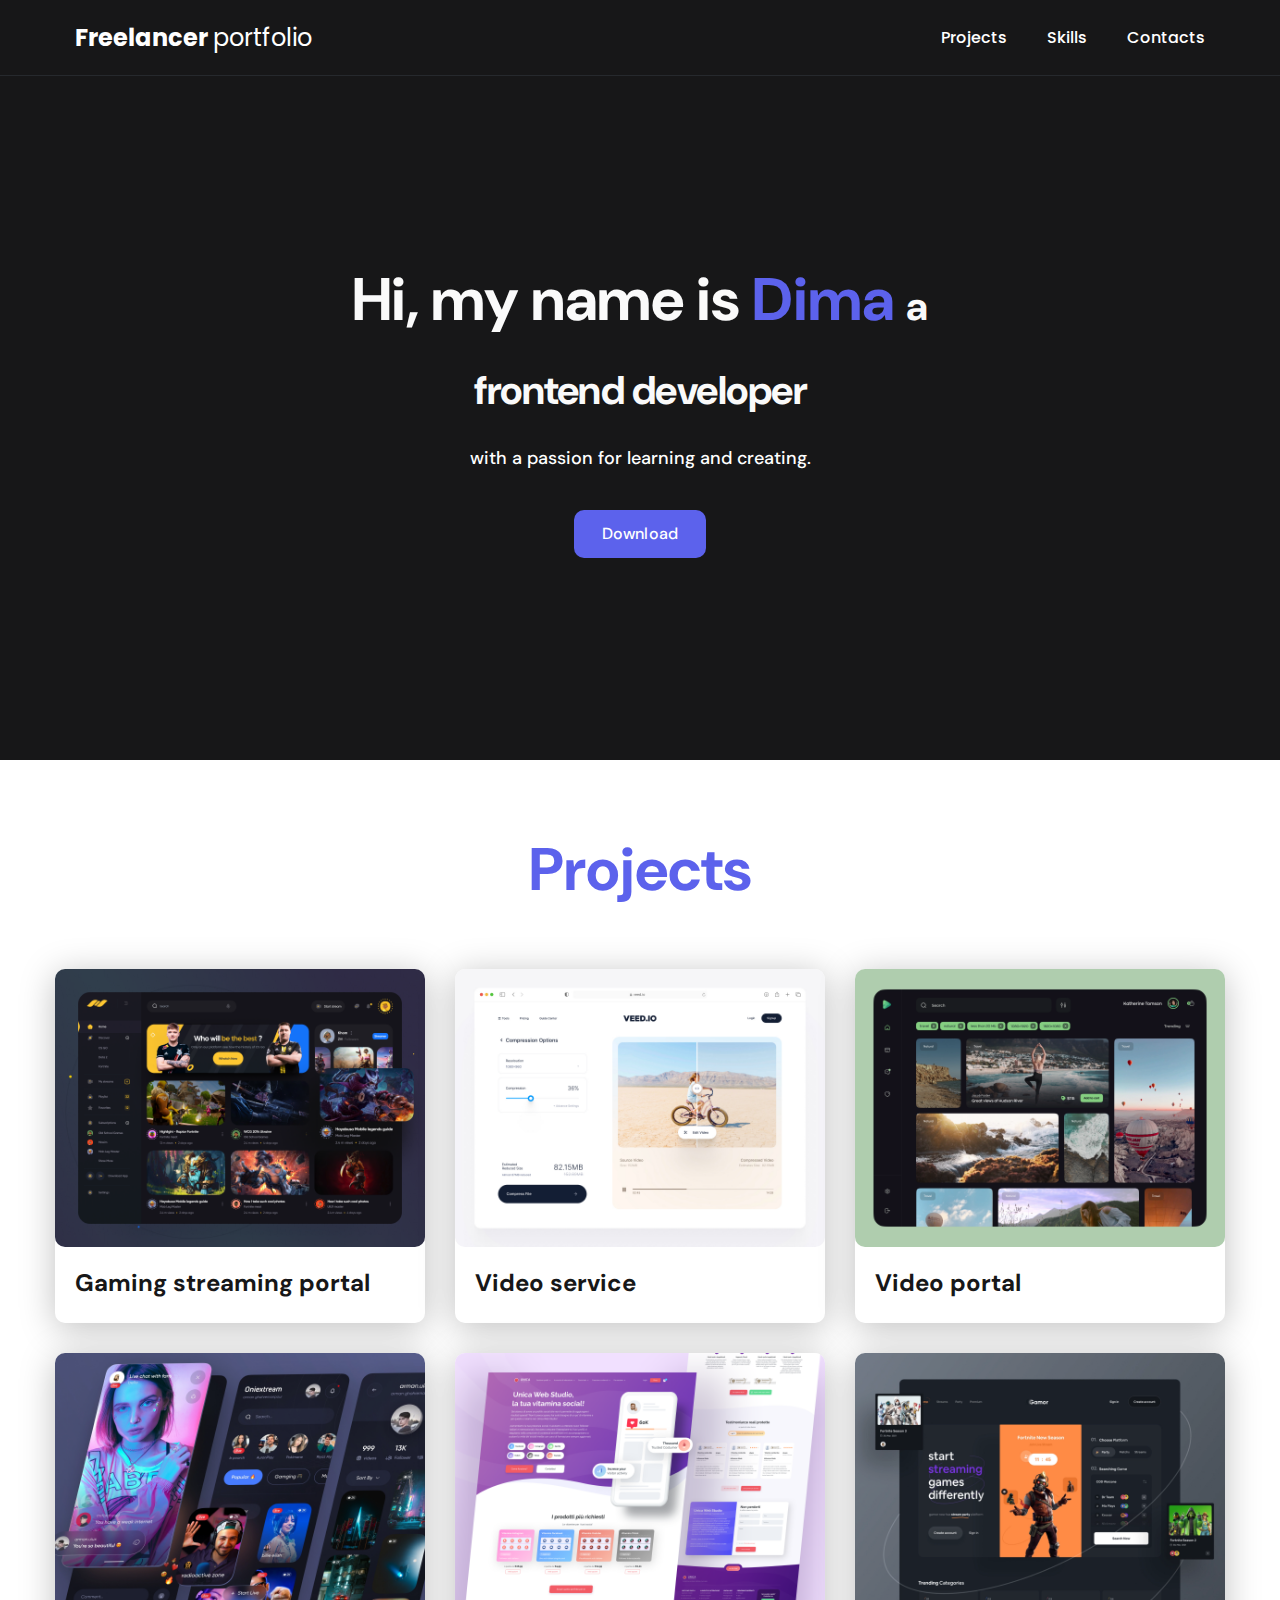
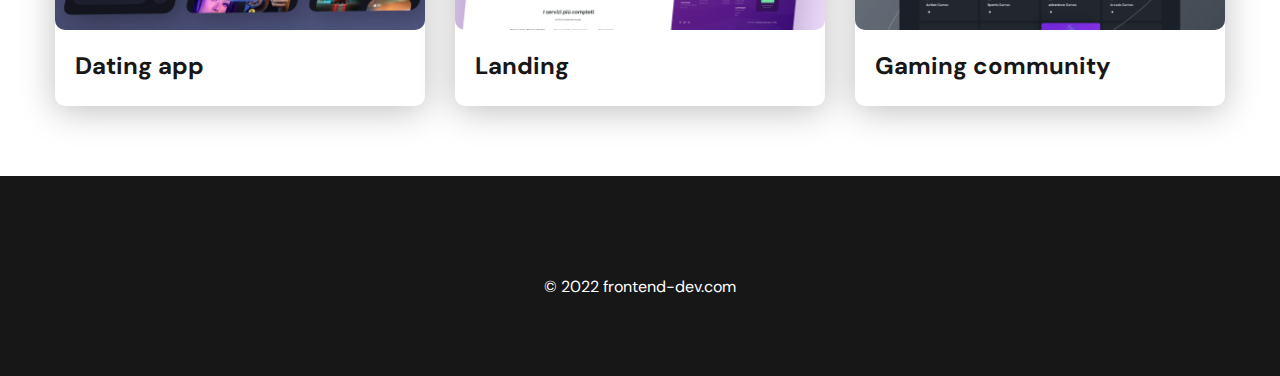
<file: index.html>
<!DOCTYPE html>
<html lang="en">
  <head>
    <meta charset="UTF-8" />
    <meta name="viewport" content="width=device-width, initial-scale=1.0" />
    <title>Portfolio</title>
    <link rel="icon" href="img/icons.png" />
    <link
      rel="stylesheet"
      href="https://cdnjs.cloudflare.com/ajax/libs/font-awesome/6.4.2/css/all.min.css"
      integrity="sha512-z3gLpd7yknf1YoNbCzqRKc4qyor8gaKU1qmn+CShxbuBusANI9QpRohGBreCFkKxLhei6S9CQXFEbbKuqLg0DA=="
      crossorigin="anonymous"
      referrerpolicy="no-referrer"
    />
    <link
      href="https://fonts.googleapis.com/icon?family=Material+Icons"
      rel="stylesheet"
    />
    <link rel="stylesheet" href="css/reset.css" />
    <link rel="stylesheet" href="css/style.css" />
  </head>
  <body>
    <section class="main">
      <header class="header">
        <div class="container">
          <nav class="nav">
            <a class="nav__logo" href="index.html"
              >Freelancer <span class="nav_logo_size">portfolio</span></a
            >
            <input id="menuCheckbox" type="checkbox" />
            <ul class="nav__ul">
              <li class="nav__li">
                <a class="nav__a" href="project.html">Projects</a>
              </li>
              <li class="nav__li">
                <a class="nav__a" href="skills.html">Skills</a>
              </li>
              <li class="nav__li">
                <a class="nav__a" href="contacts.html">Contacts</a>
              </li>
            </ul>
            <label for="menuCheckbox" class="menu-burger">
              <span class="material-icons icon-menu"> menu </span>
            </label>
            </div>
          </nav>
        </div>
      </header>

      <div class="container">
        <div class="about">
          <h1 class="about__title">
            Hi, my name is <span class="about__title_active">Dima</span>
            <span class="about__title_size">a frontend developer</span>
          </h1>
          <div class="about__descr">
            with a passion for learning and creating.
          </div>
          <a href="/" class="btn about__btn">Download</a>
        </div>
      </div>
    </section>

    <section class="project">
      <div class="container">
        <h2 class="project__title">Projects</h2>
        <div class="project__cards">
          <div class="project__card">
            <div class="project__card-img">
              <a clahref="/"><img src="img/siteone.png" alt="one" /></a>
            </div>
            <div class="project__descr">
              <a href="/">Gaming streaming portal</a>
            </div>
          </div>
          <div class="project__card">
            <div class="project__card-img">
              <a href="/"><img src="img/sitetwo.png" alt="two" /></a>
            </div>
            <div class="project__descr">
              <a href="/">Video service</a>
            </div>
          </div>
          <div class="project__card">
            <div class="project__card-img">
              <a href="/"><img src="img/sitethree.png" alt="three" /></a>
            </div>
            <div class="project__descr">
              <a href="/">Video portal</a>
            </div>
          </div>
          <div class="project__card">
            <div class="project__card-img">
              <a href="/"><img src="img/sitefour.png" alt="four" /></a>
            </div>
            <div class="project__descr">
              <a href="/">Dating app</a>
            </div>
          </div>
          <div class="project__card">
            <div class="project__card-img">
              <a href="/"><img src="img/sitefive.png" alt="five" /></a>
            </div>
            <div class="project__descr">
              <a href="/">Landing</a>
            </div>
          </div>
          <div class="project__card">
            <div class="project__card-img">
              <a href="/"><img src="img/sitesix.png" alt="six" /></a>
            </div>
            <div class="project__descr">
              <a href="/">Gaming community</a>
            </div>
          </div>
        </div>
      </div>
    </section>

    <section class="footer-section">
      <footer class="footer">
        <div class="container footer_container">
          <div class="footer__media">
            <div class="footer__social">
              <a href="https://www.twitch.tv/"><i class="fa-brands fa-twitch"></i></a>
              <a href="https://twitter.com/"><i class="fa-brands fa-x-twitter"></i></a>
              <a href="https://www.instagram.com/"><i class="fab fa-instagram"></i></a>
              <a href="https://github.com/"><i class="fab fa-github"></i></a>
              <a href="https://www.linkedin.com/"><i class="fab fa-linkedin"></i></a>
            </div>
            <div class="footer__copyright">© 2022 frontend-dev.com</div>
          </div>
        </div>
      </footer>
    </section>
 
  </body>
</html>
</file>
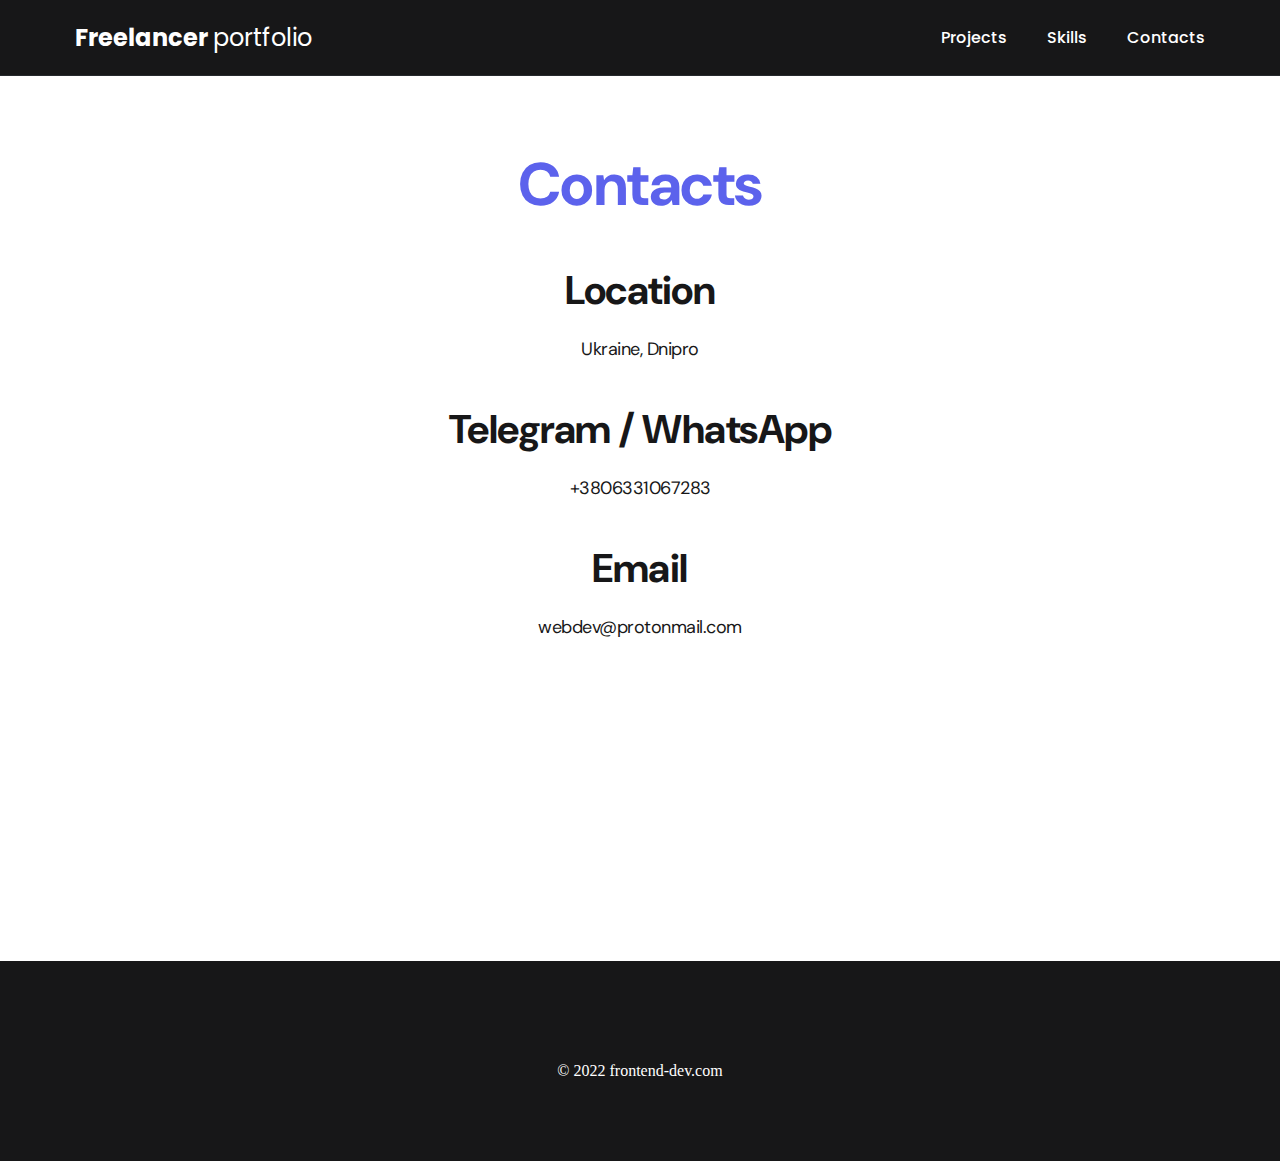
<file: contacts.html>
<!DOCTYPE html>
<html lang="en">
  <head>
    <meta charset="UTF-8" />
    <meta name="viewport" content="width=device-width, initial-scale=1.0" />
    <title>Document</title>
    <link rel="icon" href="img/icons.png" />
    <link
      rel="stylesheet"
      href="https://cdnjs.cloudflare.com/ajax/libs/font-awesome/6.4.2/css/all.min.css"
      integrity="sha512-z3gLpd7yknf1YoNbCzqRKc4qyor8gaKU1qmn+CShxbuBusANI9QpRohGBreCFkKxLhei6S9CQXFEbbKuqLg0DA=="
      crossorigin="anonymous"
      referrerpolicy="no-referrer"
    />
    <link
      href="https://fonts.googleapis.com/icon?family=Material+Icons"
      rel="stylesheet"
    />
    <link rel="stylesheet" href="css/reset.css" />
    <link rel="stylesheet" href="css/contacts.css" />
  </head>
  <body>
    <section class="main">
      <header class="header">
        <div class="container">
          <nav class="nav">
            <a class="nav__logo" href="index.html"
              >Freelancer <span class="nav_logo_size">portfolio</span></a
            >
            <input id="menuCheckbox" type="checkbox" />
            <ul class="nav__ul">
              <li class="nav__li">
                <a class="nav__a" href="project.html">Projects</a>
              </li>
              <li class="nav__li"><a class="nav__a" href="skills.html">Skills</a></li>
              <li class="nav__li"><a class="nav__a" href="contacts.html">Contacts</a></li>
            </ul>
            <label for="menuCheckbox" class="menu-burger">
              <span class="material-icons icon-menu"> menu </span>
            </label>
          </nav>
        </div>
      </header>
    </section>
    <section class="contacts-section">
      <div class="container">
        <div class="contact">
          <h2 class="contact__title">Contacts</h2>
          <div class="contact__item">
            <h3 class="contact__items">Location</h3>
            <div class="contact__desrc">Ukraine, Dnipro</div>
            <h3 class="contact__items">Telegram / WhatsApp</h3>
            <div class="contact__desrc">
              <a class="contact_tel" href="/">+3806331067283</a>
            </div>
            <h3 class="contact__items">Email</h3>
            <div class="contact__desrc">
              <a class="contact_mail" href="">webdev@protonmail.com</a>
            </div>
          </div>
        </div>
      </div>
    </section>

    <section class="footer-section">
      <footer class="footer">
        <div class="container footer_container">
          <div class="footer__media">
            <div class="footer__social">
              <a href="https://www.twitch.tv/"><i class="fa-brands fa-twitch"></i></a>
              <a href="https://twitter.com/"><i class="fa-brands fa-x-twitter"></i></a>
              <a href="https://www.instagram.com/"><i class="fab fa-instagram"></i></a>
              <a href="https://github.com/"><i class="fab fa-github"></i></a>
              <a href="https://www.linkedin.com/"><i class="fab fa-linkedin"></i></a>
            </div>
            <div class="footer__copyright">© 2022 frontend-dev.com</div>
          </div>
        </div>
      </footer>
    </section>
  </body>
</html>
</file>
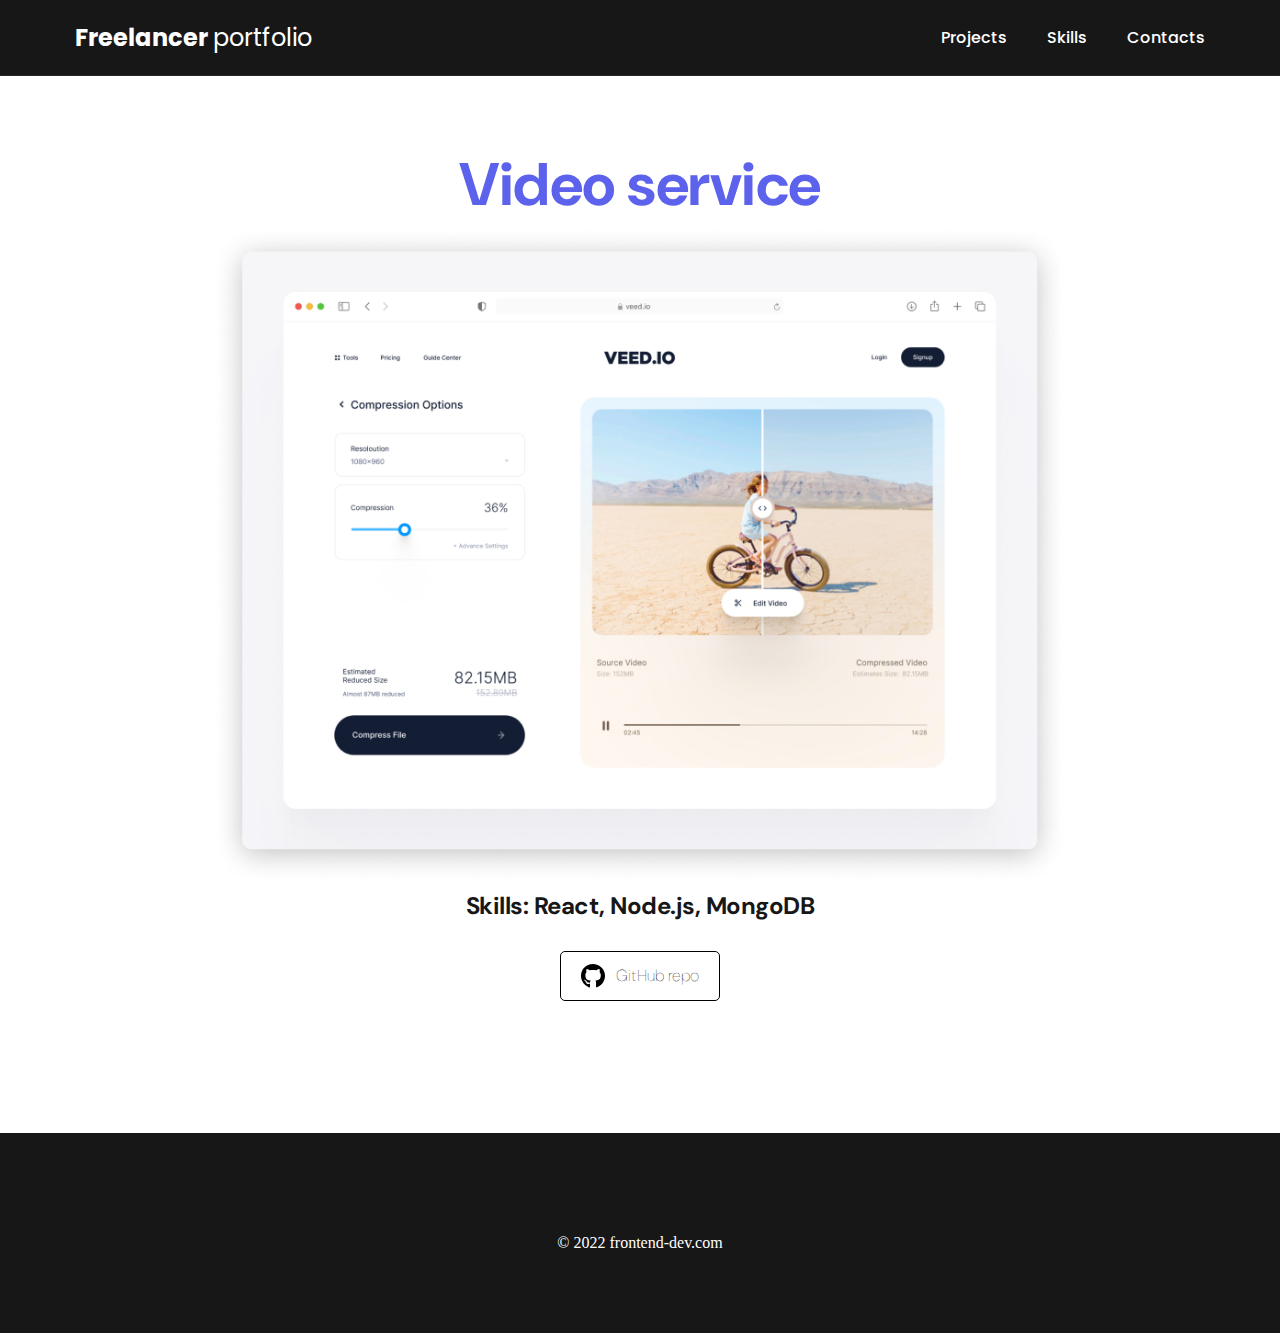
<file: project.html>
<!DOCTYPE html>
<html lang="en">
  <head>
    <meta charset="UTF-8" />
    <meta name="viewport" content="width=device-width, initial-scale=1.0" />
    <link rel="icon" href="img/icons.png" />
    <link
      rel="stylesheet"
      href="https://cdnjs.cloudflare.com/ajax/libs/font-awesome/6.4.2/css/all.min.css"
      integrity="sha512-z3gLpd7yknf1YoNbCzqRKc4qyor8gaKU1qmn+CShxbuBusANI9QpRohGBreCFkKxLhei6S9CQXFEbbKuqLg0DA=="
      crossorigin="anonymous"
      referrerpolicy="no-referrer"
    />
    <link
      href="https://fonts.googleapis.com/icon?family=Material+Icons"
      rel="stylesheet"
    />
    <link rel="stylesheet" href="css/reset.css" />
    <link rel="stylesheet" href="css/project.css" />
    <title>Document</title>
  </head>
  <body>
    <section class="main">
      <header class="header">
        <div class="container">
          <nav class="nav">
            <a class="nav__logo" href="index.html"
              >Freelancer <span class="nav_logo_size">portfolio</span></a
            >
            <input id="menuCheckbox" type="checkbox" />
            <ul class="nav__ul">
              <li class="nav__li">
                <a class="nav__a" href="project.html">Projects</a>
              </li>
              <li class="nav__li"><a class="nav__a" href="skills.html">Skills</a></li>
              <li class="nav__li"><a class="nav__a" href="contacts.html">Contacts</a></li>
            </ul>
            <label for="menuCheckbox" class="menu-burger">
              <span class="material-icons icon-menu"> menu </span>
            </label>
            </div>
          </nav>
        </div>
      </header>
    </section>
    <section class="project-section">
      <div class="container">
        <div class="project">
          <h2 class="project__name">Video service</h2>
          <div class="project__image">
            <img src="img/project/video.png" alt="" />
          </div>
          <div class="project__skills">Skills: React, Node.js, MongoDB</div>
          <a class="btn project__btn effect-ellipse-grow" href="https://github.com/Hellstaff8822?tab=repositories">
            <img src="img/project/gitHubbtn.svg" alt="" />GitHub repo</a
          >
        </div>
      </div>
    </section>

    <section class="footer-section">
      <footer class="footer">
        <div class="container footer_container">
          <div class="footer__media">
            <div class="footer__social">
              <a href="https://www.twitch.tv/"><i class="fa-brands fa-twitch"></i></a>
              <a href="https://twitter.com/"><i class="fa-brands fa-x-twitter"></i></a>
              <a href="https://www.instagram.com/"><i class="fab fa-instagram"></i></a>
              <a href="https://github.com/"><i class="fab fa-github"></i></a>
              <a href="https://www.linkedin.com/"><i class="fab fa-linkedin"></i></a>
            </div>
            <div class="footer__copyright">© 2022 frontend-dev.com</div>
          </div>
        </div>
      </footer>
    </section>
  </body>
</html>
</file>
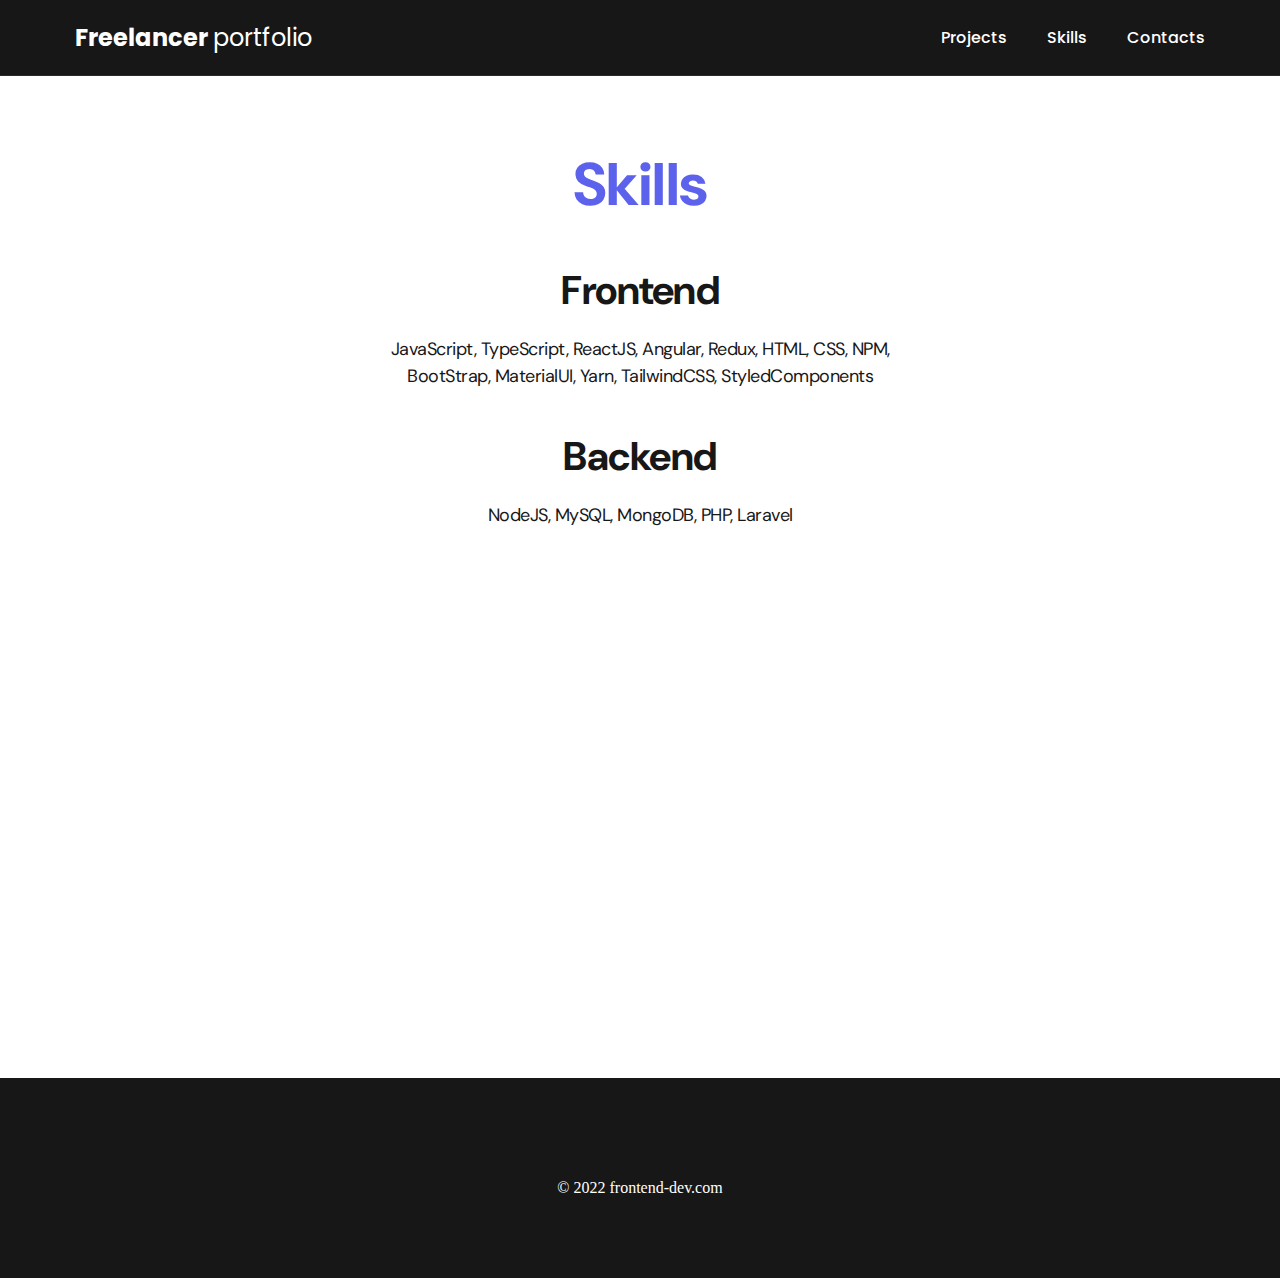
<file: skills.html>
<!DOCTYPE html>
<html lang="en">
<head>
    <meta charset="UTF-8">
    <meta name="viewport" content="width=device-width, initial-scale=1.0">
    <title>Document</title>
    <link rel="icon" href="img/icons.png" />
    <link
      rel="stylesheet"
      href="https://cdnjs.cloudflare.com/ajax/libs/font-awesome/6.4.2/css/all.min.css"
      integrity="sha512-z3gLpd7yknf1YoNbCzqRKc4qyor8gaKU1qmn+CShxbuBusANI9QpRohGBreCFkKxLhei6S9CQXFEbbKuqLg0DA=="
      crossorigin="anonymous"
      referrerpolicy="no-referrer"
    />
    <link
      href="https://fonts.googleapis.com/icon?family=Material+Icons"
      rel="stylesheet"
    />
    <link rel="stylesheet" href="css/reset.css" />
    <link rel="stylesheet" href="css/skills.css" />
</head>
<body>
    <body>
        <section class="main">
          <header class="header">
            <div class="container">
              <nav class="nav">
                <a class="nav__logo" href="index.html"
                  >Freelancer <span class="nav_logo_size">portfolio</span></a
                >
                <input id="menuCheckbox" type="checkbox" />
                <ul class="nav__ul">
                  <li class="nav__li">
                    <a class="nav__a" href="project.html">Projects</a>
                  </li>
                  <li class="nav__li"><a class="nav__a" href="skills.html">Skills</a></li>
                  <li class="nav__li"><a class="nav__a" href="contacts.html">Contacts</a></li>
                </ul>
                <label for="menuCheckbox" class="menu-burger">
                  <span class="material-icons icon-menu"> menu </span>
                </label>
              </nav>
            </div>
          </header>
        </section>
        <section class="skill-section">
          <div class="container">
            <div class="skill">
              <h2 class="skill__title">Skills</h2>
              <div class="skill__skills">
                <h3 class="skill__name">Frontend</h3>
                <p class="skill__decr">JavaScript, TypeScript, ReactJS, Angular, Redux, HTML, CSS, NPM, BootStrap, MaterialUI, Yarn, TailwindCSS, StyledComponents</p>
                <h3 class="skill__name">Backend</h3>
                <p class="skill__decr decr_height">NodeJS, MySQL, MongoDB, PHP, Laravel</p>
              </div>
            </div>
          </div>
        </section>
    
        <section class="footer-section">
          <footer class="footer">
            <div class="container footer_container">
              <div class="footer__media">
                <div class="footer__social">
                  <a href="https://www.twitch.tv/"><i class="fa-brands fa-twitch"></i></a>
              <a href="https://twitter.com/"><i class="fa-brands fa-x-twitter"></i></a>
              <a href="https://www.instagram.com/"><i class="fab fa-instagram"></i></a>
              <a href="https://github.com/"><i class="fab fa-github"></i></a>
              <a href="https://www.linkedin.com/"><i class="fab fa-linkedin"></i></a>
                </div>
                <div class="footer__copyright">© 2022 frontend-dev.com</div>
              </div>
            </div>
          </footer>
        </section>
    
</body>
</html>
</file>
<file: css/style.css>
@import url(https://fonts.googleapis.com/css?family=Poppins:regular,500,700);
@import url(https://fonts.googleapis.com/css?family=DM+Sans:regular,500,700);

body {
  font-family: "Poppins", sans-serif;
  font-family: "DM Sans", sans-serif;
}

.main {
  background: #171718;
  min-height: 760px;
  color: #fff;
}
.nav__hamburger {
  display: none;
}
.btn {
  display: inline-block;
  border: 0;
  border-radius: 5px;
  color: #fff;
  text-align: center;
  font-size: 16px;
  font-weight: 500;
  line-height: 24px;
  letter-spacing: 0.15px;
  padding: 12px 28px;
}
.container {
  max-width: 1170px;
  margin-inline: auto;
}
.header {
  border-bottom: 1px solid #26292d;
}
.nav {
  display: flex;
  justify-content: space-between;
  background-color: #171718;
  color: #fff;
  padding: 20px;
}
.nav__logo {
  font-family: "Poppins", sans-serif;
  color: #fff;
  font-size: 24px;
  font-weight: 700;
  transition: transform 0.4s ease-in-out;
}

.nav__logo:hover {
  transform: scale(1.1);
  text-shadow: 2px 2px 4px rgba(172, 171, 171, 0.4);
}

.nav_logo_size {
  color: #fff;
  font-family: "Poppins", sans-serif;
  font-size: 24px;
  font-weight: 400;
}
.nav__ul {
  display: flex;
  align-items: center;
  gap: 40px;
}

.nav__a {
  font-family: "Poppins", sans-serif;
  color: #fff;
  font-size: 16px;
  font-weight: 500;
  position: relative;
}
.nav__a::after {
  content: "";
  position: absolute;
  left: 0;
  bottom: -2px;
  width: 100%;
  height: 2px;
  background-color: #5c62ec;
  transform: scaleX(0);
  transition: 0.2s all ease-in;
}
.nav__a:hover::after {
  transform: scalex(1);
}

.about {
  max-width: 622px;
  margin-inline: auto;
  width: 100%;
  margin-top: 182px;
  color: #fafafa;
  display: flex;
  flex-direction: column;
  align-items: center;
}
.about__title {
  text-align: center;
  font-size: 60px;
  font-weight: 700;
  line-height: 140%;
}

.about__title_active {
  color: #5c62ec;
}
.about__title_size {
  font-family: DM Sans;
  font-size: 40px;
  font-weight: 700;
  line-height: 140%;
  letter-spacing: -0.5px;
}

.about__descr {
  color: #fff;
  text-align: center;
  font-size: 18px;
  font-weight: 500;
  margin-top: 20px;
}
.about__btn {
  margin-top: 40px;
  position: relative;
  z-index: 0;
}
.about__btn::before {
  content: "";
  background: linear-gradient(
    45deg,
    #ff0000,
    #ff7300,
    #fffb00,
    #48ff00,
    #00ffd5,
    #002bff,
    #7a00ff,
    #ff00c8,
    #ff0000
  );
  position: absolute;
  top: -2px;
  left: -2px;
  background-size: 400%;
  z-index: -1;
  filter: blur(5px);
  width: calc(100% + 4px);
  height: calc(100% + 4px);
  animation: glowing 20s linear infinite;
  opacity: 0;
  transition: opacity 0.3s ease-in-out;
  border-radius: 10px;
}
.about__btn:active {
  color: #000;
}

.about__btn:active:after {
  background: transparent;
}

.about__btn:hover:before {
  opacity: 1;
}

.about__btn:after {
  z-index: -1;
  content: "";
  position: absolute;
  width: 100%;
  height: 100%;
  background: #5c62ec;
  left: 0;
  top: 0;
  border-radius: 10px;
}

@keyframes glowing {
  0% {
    background-position: 0 0;
  }
  50% {
    background-position: 400% 0;
  }
  100% {
    background-position: 0 0;
  }
}

.project {
  margin: 0 auto;
  margin-top: 70px;
  text-align: center;
}
.project__title {
  margin-bottom: 60px;
  color: #5c62ec;
  font-size: 60px;
  font-weight: 700;
}
.project__cards {
  display: flex;
  flex-wrap: wrap;
  justify-content: center;
  gap: 30px;
  margin-bottom: 70px;
}
.project__card {
  border-radius: 10px;
  background: #fff;
  box-shadow: 0px 5px 35px 0px rgba(0, 0, 0, 0.25);
  max-width: 370px;
  transition: transform 0.3s ease;
}

.project__card:hover {
  transform: scale(1.1);
  box-shadow: 0px 5px 35px 0px rgba(1, 179, 255, 1);
}

.project__descr {
  text-align: start;
  font-size: 24px;
  font-weight: 700;
  padding: 15px 20px 25px;
}

.project__descr a {
  color: #171718;
}

.project__descr a:hover {
  color: rgba(0, 146, 231, 0.607);
}

.project__card-img img {
  border-radius: 10px;
}

.footer {
  display: flex;
  justify-content: center;
  align-items: center;
  min-height: 200px;
  background: #171718;
  text-align: center;
}
.footer_container {
  max-width: 314px;
}

.footer__social {
  color: #d9d9d9;
  display: flex;
  align-items: center;
  gap: 30px;
  font-size: 38px;
}
.footer__social i {
  color: #fff;
}

.footer__copyright {
  margin-top: 20px;
  color: #fff;
  font-size: 16px;
  font-weight: 400;
}

.fa-twitch:hover {
  color: rgb(116, 20, 200);
}

.fa-x-twitter:hover {
  color: deepskyblue;
}

.fa-instagram:hover {
  color: rgb(255, 5, 147);
}
.fa-github:hover {
  color: rgb(130, 130, 130);
}
.fa-linkedin:hover {
  color: rgb(0, 123, 194);
}
.icon-menu {
  color: #fff;
  font-size: 40px;
  display: none;
}
.menu-burger {
  display: none;
}
#menuCheckbox {
  display: none;
}

@media screen and (max-width: 992px) {
  .about {
    padding: 17px;
  }
  .about__title {
    font-size: 58px;
  }

  .project__title {
    font-size: 50px;
  }
}

@media screen and (max-width: 576px) {
  .about {
    padding: 16px;
  }
  .about__title {
    font-size: 56px;
  }

  .project__title {
    font-size: 48px;
  }
  .project__cards {
    padding: 12px;
  }
  .menu-burger {
    display: flex;
  }
  .icon-menu {
    display: inline-block;
  }

  .nav__ul {
    position: fixed;
    left: 0;
    top: 0;
    height: 100%;
    flex-direction: column;
    padding: 60px;
    background: #333;
    transform: translateX(-110%);
    transition: 0.2s all ease-in-out;
    visibility: hidden;
    pointer-events: none;
    opacity: 0;
  }

  #menuCheckbox:checked ~ .nav__ul {
    transform: translateX(0);
    visibility: initial;
    pointer-events: initial;
    opacity: 0.9;
  }
}
</file>
<file: css/contacts.css>
@import url(https://fonts.googleapis.com/css?family=Poppins:regular,500,700);
@import url(https://fonts.googleapis.com/css?family=DM+Sans:regular,500,700);

.icon-menu {
  color: #fff;
  font-size: 40px;
  display: none;
}
.menu-burger {
  display: none;
}
#menuCheckbox {
  display: none;
}

.main {
  background: #171718;
  min-height: 65px;
  color: #fff;
}
.nav__hamburger {
  display: none;
}
.container {
  max-width: 1170px;
  margin-inline: auto;
}
.header {
  border-bottom: 1px solid #26292d;
}
.nav {
  display: flex;
  justify-content: space-between;
  background-color: #171718;
  color: #fff;
  padding: 20px;
}
.nav__logo {
  font-family: "Poppins", sans-serif;
  color: #fff;
  font-size: 24px;
  font-weight: 700;
  transition: transform 0.4s ease-in-out;
}

.nav__logo:hover {
  transform: scale(1.1);
  text-shadow: 2px 2px 4px rgba(172, 171, 171, 0.4);
}

.nav_logo_size {
  color: #fff;
  font-family: "Poppins", sans-serif;
  font-size: 24px;
  font-weight: 400;
}
.nav__ul {
  display: flex;
  align-items: center;
  gap: 40px;
}

.nav__a {
  font-family: "Poppins", sans-serif;
  color: #fff;
  font-size: 16px;
  font-weight: 500;
  position: relative;
}
.nav__a::after {
  content: "";
  position: absolute;
  left: 0;
  bottom: -2px;
  width: 100%;
  height: 2px;
  background-color: #5c62ec;
  transform: scaleX(0);
  transition: 0.2s all ease-in;
}
.nav__a:hover::after {
  transform: scalex(1);
}

.contact {
  min-height: 815px;
  max-width: 571px;
  margin-inline: auto;
  text-align: center;
}

.contact__title {
  color: #5c62ec;
  font-family: DM Sans;
  text-align: center;
  font-size: 60px;
  font-weight: 700;
  line-height: 130%;
  letter-spacing: -0.5px;
  margin-top: 70px;
}
.contact__items {
  color: #171718;
  font-family: DM Sans;
  font-size: 40px;
  font-weight: 700;
  line-height: 130%;
  letter-spacing: -0.5px;
  margin-top: 40px;
}
.contact__desrc {
  color: #171718;
  font-family: DM Sans;
  font-size: 18px;
  font-weight: 400;
  line-height: 150%;
  letter-spacing: -0.5px;
  margin-top: 20px;
}
.contact__desrc a {
  color: #171718;
}
.contact_tel:hover,
.contact_mail:hover {
  color: #5c62ec;
}

.decr_height {
  margin-bottom: 362px;
}

.footer {
  display: flex;
  justify-content: center;
  align-items: center;
  min-height: 200px;
  background: #171718;
  text-align: center;
}
.footer_container {
  max-width: 314px;
}

.footer__social {
  color: #d9d9d9;
  display: flex;
  align-items: center;
  gap: 30px;
  font-size: 38px;
}
.footer__social i {
  color: #fff;
}
.footer__copyright {
  margin-top: 20px;
  color: #fff;
  font-size: 16px;
  font-weight: 400;
}

.fa-twitch:hover {
  color: rgb(116, 20, 200);
}

.fa-x-twitter:hover {
  color: deepskyblue;
}

.fa-instagram:hover {
  color: rgb(255, 5, 147);
}
.fa-github:hover {
  color: rgb(130, 130, 130);
}
.fa-linkedin:hover {
  color: rgb(0, 123, 194);
}

@media screen and (max-width: 992px) {
  .contact__title {
    font-size: 58px;
  }
  .contact__items {
    font-size: 39px;
  }
  .contact__desrc {
    font-size: 16px;
  }
}

@media screen and (max-width: 576px) {
  .contact__title {
    font-size: 55px;
  }
  .contact__items {
    font-size: 36px;
  }

  .menu-burger {
    display: flex;
  }
  .icon-menu {
    display: inline-block;
  }

  .nav__ul {
    position: fixed;
    left: 0;
    top: 0;
    height: 100%;
    flex-direction: column;
    padding: 60px;
    background: #333;
    transform: translateX(-110%);
    transition: 0.2s all ease-in-out;
    visibility: hidden;
    pointer-events: none;
    opacity: 0;
  }

  #menuCheckbox:checked ~ .nav__ul {
    transform: translateX(0);
    visibility: initial;
    pointer-events: initial;
    opacity: 0.9;
  }
}
</file>
<file: css/project.css>
@import url(https://fonts.googleapis.com/css?family=Poppins:regular,500,700);
@import url(https://fonts.googleapis.com/css?family=DM+Sans:regular,500,700);

a {
    text-decoration: none;
    font-family: "DM Sans", sans-serif;
  }
.icon-menu {
  color: #fff;
  font-size: 40px;
  display: none;
}
.menu-burger {
  display: none;
}
#menuCheckbox {
  display: none;
}

.main {
  background: #171718;
  min-height: 65px;
  color: #fff;
}
.nav__hamburger {
  display: none;
}
.btn {
  display: inline-block;
  border: 0;
  border-radius: 5px;
  color: #fff;
  font-size: 16px;
  font-weight: 500;
  line-height: 24px;
  letter-spacing: 0.15px;
  padding: 12px 28px;
}
.container {
  max-width: 1170px;
  margin-inline: auto;
}
.header {
  border-bottom: 1px solid #26292d;
}
.nav {
  display: flex;
  justify-content: space-between;
  background-color: #171718;
  color: #fff;
  padding: 20px;
}
.nav__logo {
  font-family: "Poppins", sans-serif;
  color: #fff;
  font-size: 24px;
  font-weight: 700;
  transition: transform 0.4s ease-in-out;
}

.nav__logo:hover {
  transform: scale(1.1);
  text-shadow: 2px 2px 4px rgba(172, 171, 171, 0.4);
}

.nav_logo_size {
  color: #fff;
  font-family: "Poppins", sans-serif;
  font-size: 24px;
  font-weight: 400;
}
.nav__ul {
  display: flex;
  align-items: center;
  gap: 40px;
}

.nav__a {
  font-family: "Poppins", sans-serif;
  color: #fff;
  font-size: 16px;
  font-weight: 500;
  position: relative;
}
.nav__a::after {
  content: "";
  position: absolute;
  left: 0;
  bottom: -2px;
  width: 100%;
  height: 2px;
  background-color: #5c62ec;
  transform: scaleX(0);
  transition: 0.2s all ease-in;
}
.nav__a:hover::after {
  transform: scalex(1);
}
.project-section {
  min-height: 1057px;
  width: 100%;
  margin-inline: auto;
}

.project {
  display: flex;
  flex-direction: column;
  align-items: center;
}

.project__name {
  color: #5c62ec;
  text-align: center;
  font-family: DM Sans;
  font-size: 60px;
  font-weight: 700;
  line-height: 130%;
  letter-spacing: -0.5px;
  margin-top: 70px;
}
.project__image {
  max-width: 860px;
  width: 100%;
  margin-inline: auto;
}
.project__skills {
  color: #171718;
  text-align: center;
  font-family: DM Sans;
  font-size: 24px;
  font-weight: 700;
  line-height: 130%;
  letter-spacing: -0.5px;
}

.project__btn {
  margin-top: 30px;
  border-radius: 5px;
  border: 1px solid #000;
  font-size: 16px;
  font-family: DM Sans;
  font-weight: 500;
  color: #000;
  background-color: transparent;
  padding: 12px 20px;
  position: relative;
  z-index: 1;
  overflow: hidden;
  font-weight: 100;
  letter-spacing: 0.15px;
  display: flex;
  align-items: center;
  gap: 11px;
  margin-bottom: 70px;
}

.project__btn:hover {
  color: #fff;
}
.project__btn::after {
  content: "";
  position: absolute;
  background-color: #302f2f;
  z-index: -1;
  padding: 12px 20px;
  display: block;
  transition: all 0.4s ease-in-out;
}
.project__btn:hover::after {
  top: 0;
  left: 0;
  right: 0;
  bottom: 0;
  transition: all 0.4s ease-in-out;
}
.project__btn img {
  transition: filter 0.4s ease-in-out;
}

.project__btn:hover img {
  filter: invert(1);
}

.project__btn.effect-ellipse-grow::after {
  border-radius: 50%;
  left: -50%;
  right: -50%;
  top: -150%;
  bottom: -150%;
  transform: scale(0, 0);
}

.project__btn.effect-ellipse-grow:hover::after {
  transform: scale(1, 1);
}

.footer {
  display: flex;
  justify-content: center;
  align-items: center;
  min-height: 200px;
  background: #171718;
  text-align: center;
}
.footer_container {
  max-width: 314px;
}
.footer__media {
}
.footer__social {
  color: #d9d9d9;
  display: flex;
  align-items: center;
  gap: 30px;
  font-size: 38px;
}
.footer__social i {
  color: #fff;
}

.footer__copyright {
  margin-top: 20px;
  color: #fff;
  font-size: 16px;
  font-weight: 400;
}

.fa-twitch:hover {
  color: rgb(116, 20, 200);
}

.fa-x-twitter:hover {
  color: deepskyblue;
}

.fa-instagram:hover {
  color: rgb(255, 5, 147);
}
.fa-github:hover {
  color: rgb(130, 130, 130);
}
.fa-linkedin:hover {
  color: rgb(0, 123, 194);
}

@media screen and (max-width: 992px) {
    .project-section{
        min-height: 500px;
    }
    .project__name{
        font-size: 57px;
    }
  }
  
  @media screen and (max-width: 576px) {
    .project__skills{
        font-size: 22px;
    }
    .project__name{
        font-size: 55px;
    }
    .menu-burger {
      display: flex;
    }
    .icon-menu {
      display: inline-block;
    }
  
    .nav__ul {
      position: fixed;
      left: 0;
      top: 0;
      height: 100%;
      flex-direction: column;
      padding: 60px;
      background: #333;
      transform: translateX(-110%);
      transition: 0.2s all ease-in-out;
      visibility: hidden;
      pointer-events: none;
      opacity: 0;
    }
  
    #menuCheckbox:checked ~ .nav__ul {
      transform: translateX(0);
      visibility: initial;
      pointer-events: initial;
      opacity: 0.9;
    }
  }
</file>
<file: css/skills.css>
@import url(https://fonts.googleapis.com/css?family=Poppins:regular,500,700);
@import url(https://fonts.googleapis.com/css?family=DM+Sans:regular,500,700);

.icon-menu {
  color: #fff;
  font-size: 40px;
  display: none;
}
.menu-burger {
  display: none;
}
#menuCheckbox {
  display: none;
}

.main {
  background: #171718;
  min-height: 65px;
  color: #fff;
}
.nav__hamburger {
  display: none;
}
.container {
  max-width: 1170px;
  margin-inline: auto;
}
.header {
  border-bottom: 1px solid #26292d;
}
.nav {
  display: flex;
  justify-content: space-between;
  background-color: #171718;
  color: #fff;
  padding: 20px;
}
.nav__logo {
  font-family: "Poppins", sans-serif;
  color: #fff;
  font-size: 24px;
  font-weight: 700;
  transition: transform 0.4s ease-in-out;
}

.nav__logo:hover {
  transform: scale(1.1);
  text-shadow: 2px 2px 4px rgba(172, 171, 171, 0.4);
}

.nav_logo_size {
  color: #fff;
  font-family: "Poppins", sans-serif;
  font-size: 24px;
  font-weight: 400;
}
.nav__ul {
  display: flex;
  align-items: center;
  gap: 40px;
}

.nav__a {
  font-family: "Poppins", sans-serif;
  color: #fff;
  font-size: 16px;
  font-weight: 500;
  position: relative;
}
.nav__a::after {
  content: "";
  position: absolute;
  left: 0;
  bottom: -2px;
  width: 100%;
  height: 2px;
  background-color: #5c62ec;
  transform: scaleX(0);
  transition: 0.2s all ease-in;
}
.nav__a:hover::after {
  transform: scalex(1);
}

.skill__skills {
  min-height: 814px;
  max-width: 571px;
  margin-inline: auto;
  text-align: center;
}

.skill__title {
  color: #5c62ec;
  font-family: DM Sans;
  text-align: center;
  font-size: 60px;
  font-weight: 700;
  line-height: 130%;
  letter-spacing: -0.5px;
  margin-top: 70px;
}
.skill__name {
  color: #171718;
  font-family: DM Sans;
  font-size: 40px;
  font-weight: 700;
  line-height: 130%;
  letter-spacing: -0.5px;
  margin-top: 40px;
}
.skill__decr {
  color: #171718;
  font-family: DM Sans;
  font-size: 18px;
  font-weight: 400;
  line-height: 150%;
  letter-spacing: -0.5px;
  margin-top: 20px;
}
.decr_height {
  margin-bottom: 362px;
}

.footer {
  display: flex;
  justify-content: center;
  align-items: center;
  min-height: 200px;
  background: #171718;
  text-align: center;
}
.footer_container {
  max-width: 314px;
}

.footer__social {
  color: #d9d9d9;
  display: flex;
  align-items: center;
  gap: 30px;
  font-size: 38px;
}
.footer__social i {
  color: #fff;
}
.footer__copyright {
  margin-top: 20px;
  color: #fff;
  font-size: 16px;
  font-weight: 400;
}

.fa-twitch:hover {
  color: rgb(116, 20, 200);
}

.fa-x-twitter:hover {
  color: deepskyblue;
}

.fa-instagram:hover {
  color: rgb(255, 5, 147);
}
.fa-github:hover {
  color: rgb(130, 130, 130);
}
.fa-linkedin:hover {
  color: rgb(0, 123, 194);
}

@media screen and (max-width: 992px) {
  .skill__title {
    font-size: 58px;
  }
  .skill__name {
    font-size: 39px;
  }
  .skill__decr {
    font-size: 16px;
  }
}

@media screen and (max-width: 576px) {
  .skill__title {
    font-size: 55px;
  }
  .skill__name {
    font-size: 36px;
  }

  .menu-burger {
    display: flex;
  }
  .icon-menu {
    display: inline-block;
  }

  .nav__ul {
    position: fixed;
    left: 0;
    top: 0;
    height: 100%;
    flex-direction: column;
    padding: 60px;
    background: #333;
    transform: translateX(-110%);
    transition: 0.2s all ease-in-out;
    visibility: hidden;
    pointer-events: none;
    opacity: 0;
  }

  #menuCheckbox:checked ~ .nav__ul {
    transform: translateX(0);
    visibility: initial;
    pointer-events: initial;
    opacity: 0.9;
  }
}
</file>
